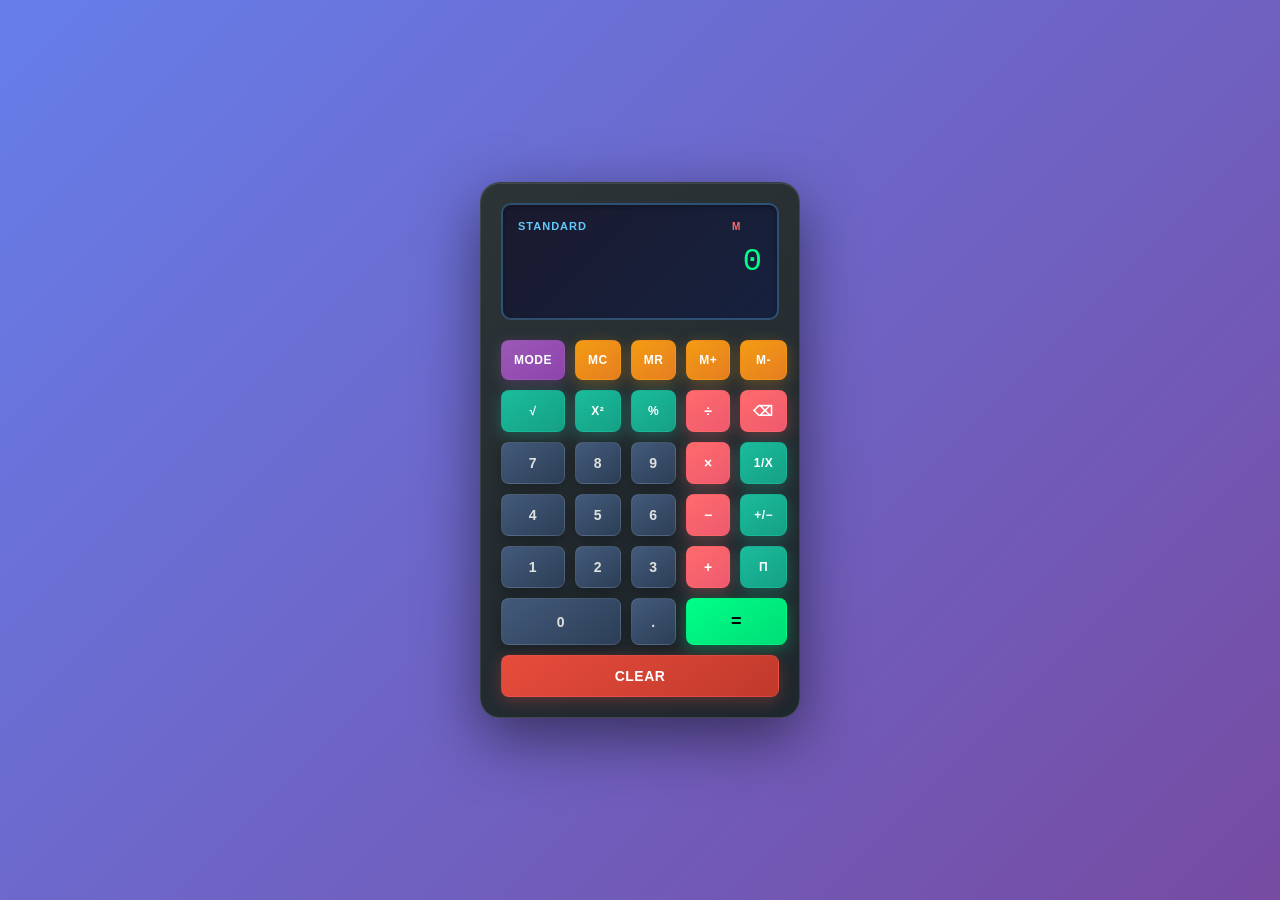
<file: index.html>
<!DOCTYPE html>
<html lang="en">
<head>
    <meta charset="UTF-8">
    <meta name="viewport" content="width=device-width, initial-scale=1.0">
    <meta name="description" content="A modern, feature-rich calculator with advanced functions, memory operations, and multiple calculation modes.">
    <title>Advanced Calculator | ramoskimmich-hash</title>
    <link rel="stylesheet" href="styles.css">
</head>
<body>
    <div class="calculator-container">
        <div class="calculator">
            <div class="display-area">
                <div class="mode-indicator">
                    <span id="mode-label">STANDARD</span>
                    <span class="memory-indicator" id="memory-indicator"></span>
                </div>
                <div class="display" id="display">0</div>
                <div class="sub-display" id="sub-display"></div>
            </div>

            <div class="buttons">
                <!-- Row 1: Mode & Memory Controls -->
                <button class="btn mode-btn" onclick="toggleMode()">MODE</button>
                <button class="btn memory-btn" onclick="memoryClear()" title="Memory Clear">MC</button>
                <button class="btn memory-btn" onclick="memoryRecall()" title="Memory Recall">MR</button>
                <button class="btn memory-btn" onclick="memoryAdd()" title="Memory Add">M+</button>
                <button class="btn memory-btn" onclick="memorySubtract()" title="Memory Subtract">M-</button>

                <!-- Row 2: Functions -->
                <button class="btn function-btn" onclick="appendFunction('sqrt')" title="Square Root">√</button>
                <button class="btn function-btn" onclick="appendFunction('square')" title="Square">x²</button>
                <button class="btn function-btn" onclick="appendFunction('percent')" title="Percentage">%</button>
                <button class="btn operator-btn" onclick="appendOperator('/')" title="Divide">÷</button>
                <button class="btn operator-btn" onclick="deleteLast()" title="Delete Last">⌫</button>

                <!-- Row 3: Numbers & Operations -->
                <button class="btn number-btn" onclick="appendNumber('7')">7</button>
                <button class="btn number-btn" onclick="appendNumber('8')">8</button>
                <button class="btn number-btn" onclick="appendNumber('9')">9</button>
                <button class="btn operator-btn" onclick="appendOperator('*')" title="Multiply">×</button>
                <button class="btn function-btn" onclick="appendFunction('reciprocal')" title="1/x">1/x</button>

                <!-- Row 4: Numbers & Operations -->
                <button class="btn number-btn" onclick="appendNumber('4')">4</button>
                <button class="btn number-btn" onclick="appendNumber('5')">5</button>
                <button class="btn number-btn" onclick="appendNumber('6')">6</button>
                <button class="btn operator-btn" onclick="appendOperator('-')" title="Subtract">−</button>
                <button class="btn function-btn" onclick="appendFunction('negate')" title="Negate">+/−</button>

                <!-- Row 5: Numbers & Operations -->
                <button class="btn number-btn" onclick="appendNumber('1')">1</button>
                <button class="btn number-btn" onclick="appendNumber('2')">2</button>
                <button class="btn number-btn" onclick="appendNumber('3')">3</button>
                <button class="btn operator-btn" onclick="appendOperator('+')" title="Add">+</button>
                <button class="btn function-btn" onclick="appendFunction('pi')" title="Pi">π</button>

                <!-- Row 6: Zero, Decimal, Equals -->
                <button class="btn number-btn" onclick="appendNumber('0')" style="grid-column: span 2;">0</button>
                <button class="btn number-btn" onclick="appendNumber('.')">.</button>
                <button class="btn equals-btn" onclick="calculate()" style="grid-column: span 2;">=</button>
            </div>

            <button class="btn" onclick="clearDisplay()" style="width: 100%; margin-top: 10px; background: linear-gradient(145deg, #e74c3c, #c0392b); color: white; border: 1px solid rgba(255, 100, 100, 0.3); box-shadow: 0 4px 15px rgba(231, 76, 60, 0.3);">CLEAR</button>
        </div>
    </div>

    <script src="script.js"></script>
</body>
</html>
</file>
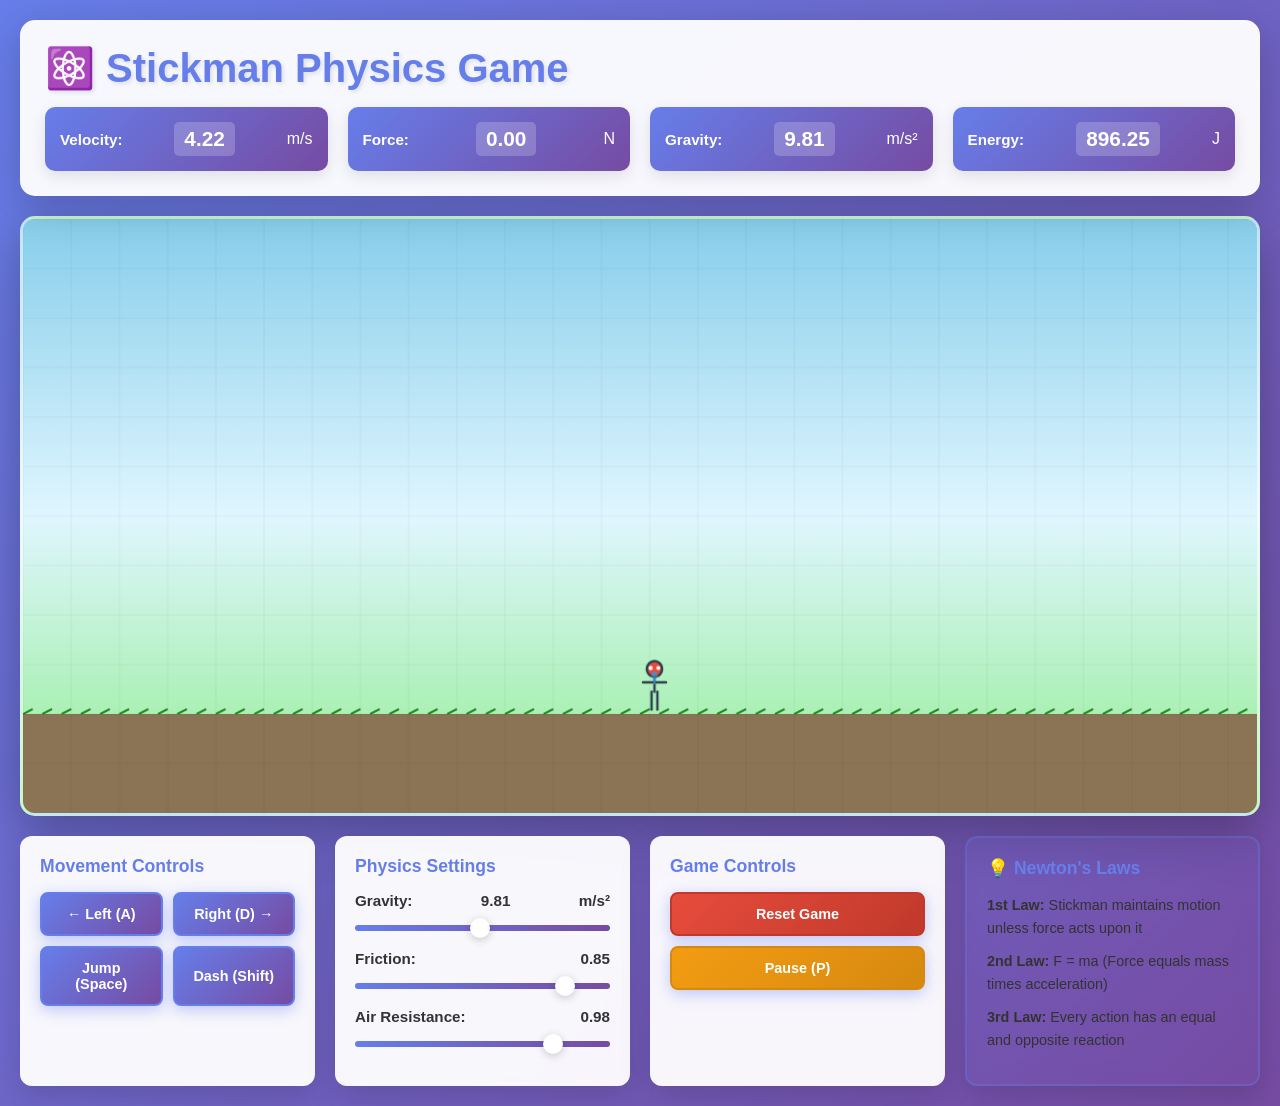
<file: physics-game.html>
<!DOCTYPE html>
<html lang="en">
<head>
    <meta charset="UTF-8">
    <meta name="viewport" content="width=device-width, initial-scale=1.0">
    <meta name="description" content="A high-end physics game featuring stickman with realistic Newton's Laws simulation.">
    <title>Physics Game - Stickman | ramoskimmich-hash</title>
    <link rel="stylesheet" href="physics-game.css">
</head>
<body>
    <div class="game-container">
        <div class="header">
            <h1>⚛️ Stickman Physics Game</h1>
            <div class="stats">
                <div class="stat-item">
                    <span class="stat-label">Velocity:</span>
                    <span class="stat-value" id="velocity">0.00</span> m/s
                </div>
                <div class="stat-item">
                    <span class="stat-label">Force:</span>
                    <span class="stat-value" id="force">0.00</span> N
                </div>
                <div class="stat-item">
                    <span class="stat-label">Gravity:</span>
                    <span class="stat-value" id="gravity">9.81</span> m/s²
                </div>
                <div class="stat-item">
                    <span class="stat-label">Energy:</span>
                    <span class="stat-value" id="energy">0.00</span> J
                </div>
            </div>
        </div>

        <canvas id="gameCanvas"></canvas>

        <div class="controls">
            <div class="control-section">
                <h3>Movement Controls</h3>
                <div class="button-group">
                    <button id="leftBtn" class="control-btn">← Left (A)</button>
                    <button id="rightBtn" class="control-btn">Right (D) →</button>
                    <button id="jumpBtn" class="control-btn">Jump (Space)</button>
                    <button id="dashBtn" class="control-btn">Dash (Shift)</button>
                </div>
            </div>

            <div class="control-section">
                <h3>Physics Settings</h3>
                <div class="slider-group">
                    <label>Gravity: <span id="gravityValue">9.81</span> m/s²</label>
                    <input type="range" id="gravitySlider" min="0" max="20" step="0.1" value="9.81">
                </div>
                <div class="slider-group">
                    <label>Friction: <span id="frictionValue">0.85</span></label>
                    <input type="range" id="frictionSlider" min="0" max="1" step="0.05" value="0.85">
                </div>
                <div class="slider-group">
                    <label>Air Resistance: <span id="airValue">0.98</span></label>
                    <input type="range" id="airSlider" min="0.9" max="1" step="0.01" value="0.98">
                </div>
            </div>

            <div class="control-section">
                <h3>Game Controls</h3>
                <div class="button-group">
                    <button id="resetBtn" class="control-btn reset">Reset Game</button>
                    <button id="pauseBtn" class="control-btn pause">Pause (P)</button>
                </div>
            </div>

            <div class="control-section info">
                <h3>💡 Newton's Laws</h3>
                <p><strong>1st Law:</strong> Stickman maintains motion unless force acts upon it</p>
                <p><strong>2nd Law:</strong> F = ma (Force equals mass times acceleration)</p>
                <p><strong>3rd Law:</strong> Every action has an equal and opposite reaction</p>
            </div>
        </div>
    </div>

    <script src="physics-game.js"></script>
</body>
</html>
</file>
<file: styles.css>
* {
    margin: 0;
    padding: 0;
    box-sizing: border-box;
}

body {
    display: flex;
    justify-content: center;
    align-items: center;
    min-height: 100vh;
    background: linear-gradient(135deg, #667eea 0%, #764ba2 100%);
    font-family: 'Segoe UI', Tahoma, Geneva, Verdana, sans-serif;
}

.calculator-container {
    padding: 20px;
}

.calculator {
    width: 320px;
    background: linear-gradient(145deg, #2d3436, #1e272e);
    border-radius: 20px;
    padding: 20px;
    box-shadow: 
        0 20px 60px rgba(0, 0, 0, 0.5),
        inset 0 1px 0 rgba(255, 255, 255, 0.1);
    border: 1px solid rgba(255, 255, 255, 0.1);
}

.display-area {
    background: linear-gradient(135deg, #1a1a2e 0%, #16213e 100%);
    border-radius: 10px;
    padding: 15px;
    margin-bottom: 20px;
    border: 2px solid rgba(100, 200, 255, 0.3);
    box-shadow: inset 0 2px 5px rgba(0, 0, 0, 0.3);
}

.mode-indicator {
    display: flex;
    justify-content: space-between;
    align-items: center;
    font-size: 11px;
    color: #64c8ff;
    margin-bottom: 8px;
    font-weight: 600;
    letter-spacing: 1px;
}

.memory-indicator {
    font-size: 10px;
    color: #ff6b6b;
    min-width: 30px;
}

.memory-indicator::before {
    content: "M ";
}

.display {
    font-size: 32px;
    color: #00ff88;
    text-align: right;
    word-wrap: break-word;
    word-break: break-all;
    margin-bottom: 5px;
    font-weight: 500;
    font-family: 'Courier New', monospace;
    min-height: 40px;
    display: flex;
    align-items: flex-end;
    justify-content: flex-end;
}

.sub-display {
    font-size: 12px;
    color: #64c8ff;
    text-align: right;
    font-family: 'Courier New', monospace;
    min-height: 18px;
}

.buttons {
    display: grid;
    grid-template-columns: repeat(5, 1fr);
    gap: 10px;
}

.btn {
    padding: 12px;
    border: none;
    border-radius: 8px;
    font-size: 14px;
    font-weight: 600;
    cursor: pointer;
    transition: all 0.2s ease;
    text-transform: uppercase;
    letter-spacing: 0.5px;
    outline: none;
}

.btn:active {
    transform: scale(0.95);
}

.number-btn {
    background: linear-gradient(145deg, #425a7a, #2d3f57);
    color: #e0e0e0;
    border: 1px solid rgba(255, 255, 255, 0.1);
    box-shadow: 0 4px 15px rgba(0, 0, 0, 0.3);
}

.number-btn:hover {
    background: linear-gradient(145deg, #4a6a8a, #364f67);
    box-shadow: 0 6px 20px rgba(100, 200, 255, 0.2);
}

.operator-btn {
    background: linear-gradient(145deg, #ff6b6b, #ee5a6f);
    color: #fff;
    border: 1px solid rgba(255, 100, 100, 0.3);
    box-shadow: 0 4px 15px rgba(255, 107, 107, 0.3);
}

.operator-btn:hover {
    background: linear-gradient(145deg, #ff7b8b, #fe6a7f);
    box-shadow: 0 6px 20px rgba(255, 107, 107, 0.5);
}

.function-btn {
    background: linear-gradient(145deg, #1abc9c, #16a085);
    color: #fff;
    border: 1px solid rgba(26, 188, 156, 0.3);
    box-shadow: 0 4px 15px rgba(26, 188, 156, 0.3);
    font-size: 12px;
}

.function-btn:hover {
    background: linear-gradient(145deg, #1fbfa5, #1db895);
    box-shadow: 0 6px 20px rgba(26, 188, 156, 0.5);
}

.equals-btn {
    background: linear-gradient(145deg, #00ff88, #00dd77);
    color: #000;
    border: 1px solid rgba(0, 255, 136, 0.3);
    box-shadow: 0 4px 15px rgba(0, 255, 136, 0.3);
    font-size: 18px;
}

.equals-btn:hover {
    background: linear-gradient(145deg, #00ff99, #00ee88);
    box-shadow: 0 6px 20px rgba(0, 255, 136, 0.5);
}

.mode-btn {
    background: linear-gradient(145deg, #9b59b6, #8e44ad);
    color: #fff;
    border: 1px solid rgba(155, 89, 182, 0.3);
    box-shadow: 0 4px 15px rgba(155, 89, 182, 0.3);
    font-size: 12px;
}

.mode-btn:hover {
    background: linear-gradient(145deg, #a967c9, #9d51b9);
    box-shadow: 0 6px 20px rgba(155, 89, 182, 0.5);
}

.memory-btn {
    background: linear-gradient(145deg, #f39c12, #e67e22);
    color: #fff;
    border: 1px solid rgba(243, 156, 18, 0.3);
    box-shadow: 0 4px 15px rgba(243, 156, 18, 0.3);
    font-size: 12px;
}

.memory-btn:hover {
    background: linear-gradient(145deg, #f5a924, #e8832a);
    box-shadow: 0 6px 20px rgba(243, 156, 18, 0.5);
}

/* Responsive Design */
@media (max-width: 480px) {
    .calculator {
        width: 100%;
        max-width: 320px;
    }

    .display {
        font-size: 28px;
    }

    .btn {
        padding: 10px;
        font-size: 12px;
    }
}

/* Animation */
@keyframes buttonPress {
    0% {
        transform: scale(1);
    }
    50% {
        transform: scale(0.95);
    }
    100% {
        transform: scale(1);
    }
}

.btn:active {
    animation: buttonPress 0.1s ease;
}
</file>
<file: physics-game.css>
* {
    margin: 0;
    padding: 0;
    box-sizing: border-box;
}

body {
    font-family: 'Segoe UI', Tahoma, Geneva, Verdana, sans-serif;
    background: linear-gradient(135deg, #667eea 0%, #764ba2 100%);
    min-height: 100vh;
    overflow-x: hidden;
    color: #333;
}

.game-container {
    max-width: 1400px;
    margin: 0 auto;
    padding: 20px;
}

.header {
    background: rgba(255, 255, 255, 0.95);
    border-radius: 15px;
    padding: 25px;
    margin-bottom: 20px;
    box-shadow: 0 10px 40px rgba(0, 0, 0, 0.2);
    backdrop-filter: blur(10px);
}

.header h1 {
    font-size: 2.5em;
    color: #667eea;
    margin-bottom: 15px;
    text-shadow: 2px 2px 4px rgba(0, 0, 0, 0.1);
}

.stats {
    display: grid;
    grid-template-columns: repeat(auto-fit, minmax(200px, 1fr));
    gap: 20px;
}

.stat-item {
    background: linear-gradient(135deg, #667eea 0%, #764ba2 100%);
    color: white;
    padding: 15px;
    border-radius: 10px;
    display: flex;
    justify-content: space-between;
    align-items: center;
    box-shadow: 0 5px 15px rgba(0, 0, 0, 0.1);
}

.stat-label {
    font-weight: 600;
    font-size: 0.95em;
}

.stat-value {
    font-size: 1.3em;
    font-weight: bold;
    background: rgba(255, 255, 255, 0.2);
    padding: 5px 10px;
    border-radius: 5px;
}

#gameCanvas {
    display: block;
    width: 100%;
    height: 600px;
    background: linear-gradient(180deg, #87ceeb 0%, #e0f6ff 50%, #90ee90 100%);
    border-radius: 15px;
    box-shadow: 0 15px 50px rgba(0, 0, 0, 0.3);
    margin-bottom: 20px;
    border: 3px solid rgba(255, 255, 255, 0.5);
}

.controls {
    display: grid;
    grid-template-columns: repeat(auto-fit, minmax(280px, 1fr));
    gap: 20px;
}

.control-section {
    background: rgba(255, 255, 255, 0.95);
    border-radius: 12px;
    padding: 20px;
    box-shadow: 0 10px 30px rgba(0, 0, 0, 0.15);
    backdrop-filter: blur(10px);
}

.control-section h3 {
    color: #667eea;
    margin-bottom: 15px;
    font-size: 1.1em;
    display: flex;
    align-items: center;
    gap: 8px;
}

.button-group {
    display: grid;
    grid-template-columns: 1fr 1fr;
    gap: 10px;
}

.control-btn {
    padding: 12px 15px;
    border: 2px solid #667eea;
    background: linear-gradient(135deg, #667eea 0%, #764ba2 100%);
    color: white;
    border-radius: 8px;
    cursor: pointer;
    font-weight: 600;
    font-size: 0.9em;
    transition: all 0.3s ease;
    box-shadow: 0 4px 15px rgba(102, 126, 234, 0.4);
}

.control-btn:hover {
    transform: translateY(-2px);
    box-shadow: 0 6px 20px rgba(102, 126, 234, 0.6);
}

.control-btn:active {
    transform: translateY(0);
    box-shadow: 0 2px 10px rgba(102, 126, 234, 0.4);
}

.control-btn.reset {
    grid-column: span 2;
    background: linear-gradient(135deg, #e74c3c 0%, #c0392b 100%);
    border-color: #c0392b;
}

.control-btn.pause {
    grid-column: span 2;
    background: linear-gradient(135deg, #f39c12 0%, #d68910 100%);
    border-color: #d68910;
}

.slider-group {
    margin-bottom: 15px;
}

.slider-group label {
    display: flex;
    justify-content: space-between;
    margin-bottom: 8px;
    color: #333;
    font-weight: 600;
    font-size: 0.95em;
}

.slider-group input[type="range"] {
    width: 100%;
    height: 6px;
    border-radius: 5px;
    background: linear-gradient(90deg, #667eea 0%, #764ba2 100%);
    outline: none;
    -webkit-appearance: none;
    appearance: none;
}

.slider-group input[type="range"]::-webkit-slider-thumb {
    -webkit-appearance: none;
    appearance: none;
    width: 20px;
    height: 20px;
    border-radius: 50%;
    background: white;
    cursor: pointer;
    box-shadow: 0 2px 8px rgba(0, 0, 0, 0.2);
    transition: all 0.2s ease;
}

.slider-group input[type="range"]::-webkit-slider-thumb:hover {
    transform: scale(1.2);
    box-shadow: 0 4px 12px rgba(0, 0, 0, 0.3);
}

.slider-group input[type="range"]::-moz-range-thumb {
    width: 20px;
    height: 20px;
    border-radius: 50%;
    background: white;
    cursor: pointer;
    border: none;
    box-shadow: 0 2px 8px rgba(0, 0, 0, 0.2);
    transition: all 0.2s ease;
}

.slider-group input[type="range"]::-moz-range-thumb:hover {
    transform: scale(1.2);
    box-shadow: 0 4px 12px rgba(0, 0, 0, 0.3);
}

.control-section.info {
    background: linear-gradient(135deg, rgba(102, 126, 234, 0.1) 0%, rgba(118, 75, 162, 0.1) 100%);
    border: 2px solid rgba(102, 126, 234, 0.3);
}

.control-section.info p {
    margin-bottom: 10px;
    color: #333;
    line-height: 1.6;
    font-size: 0.9em;
}

.control-section.info p:last-child {
    margin-bottom: 0;
}

/* Responsive Design */
@media (max-width: 768px) {
    .header h1 {
        font-size: 1.8em;
    }

    .stats {
        grid-template-columns: 1fr 1fr;
    }

    #gameCanvas {
        height: 400px;
    }

    .controls {
        grid-template-columns: 1fr;
    }

    .button-group {
        grid-template-columns: 1fr;
    }

    .control-btn.reset,
    .control-btn.pause {
        grid-column: span 1;
    }
}

/* Animation for button press */
@keyframes buttonPress {
    0% {
        transform: scale(1);
    }
    50% {
        transform: scale(0.95);
    }
    100% {
        transform: scale(1);
    }
}

.control-btn:active {
    animation: buttonPress 0.2s ease;
}

/* Loading animation */
@keyframes pulse {
    0%, 100% {
        opacity: 1;
    }
    50% {
        opacity: 0.7;
    }
}

canvas {
    animation: pulse 2s ease-in-out infinite;
    animation-duration: 10s;
}
</file>
